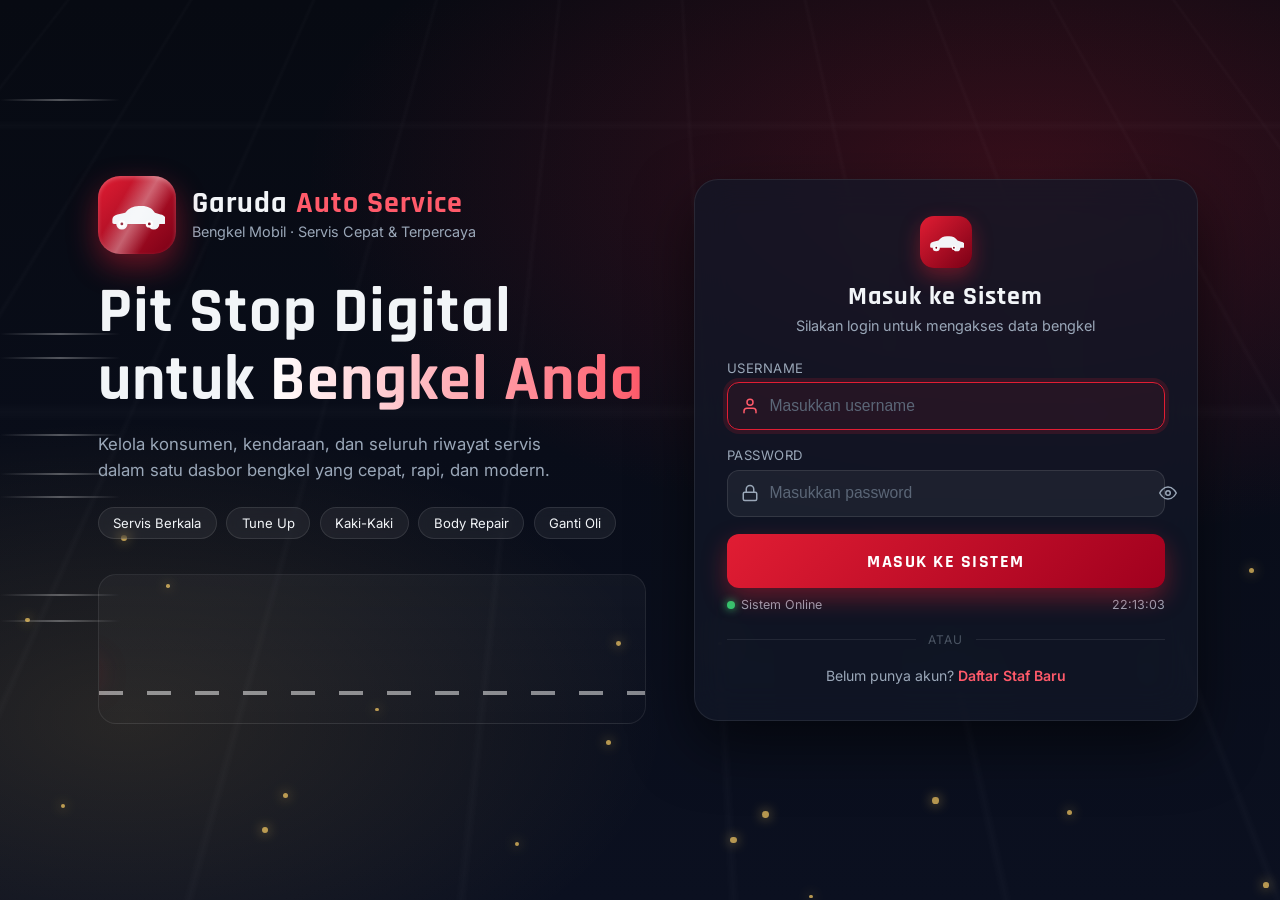
<file: web/login.html>
<!DOCTYPE html>
<html lang="id">
<head>
    <meta charset="UTF-8">
    <meta name="viewport" content="width=device-width, initial-scale=1.0">
    <meta name="theme-color" content="#0b0f19">
    <title>Login - Garuda Auto Service</title>
    <link rel="icon" type="image/svg+xml" href="/favicon.svg?v=4">
    <link rel="preconnect" href="https://fonts.googleapis.com">
    <link rel="preconnect" href="https://fonts.gstatic.com" crossorigin>
    <link href="https://fonts.googleapis.com/css2?family=Rajdhani:wght@500;600;700&family=Inter:wght@400;500;600&display=swap" rel="stylesheet">
    <style>
        :root {
            --bg: #070a12;
            --panel: #0e1424;
            --card: rgba(18, 24, 40, 0.72);
            --card-border: rgba(255, 255, 255, 0.08);
            --primary: #e11d33;
            --primary-2: #ff5a6a;
            --accent: #ffd166;
            --text: #f2f5f8;
            --muted: #9aa7b8;
            --danger: #ff4d6d;
            --success: #2ecc71;
            --radius: 18px;
            --shadow: 0 24px 60px rgba(0, 0, 0, 0.55);
        }

        * { box-sizing: border-box; }

        html, body {
            margin: 0;
            padding: 0;
            height: 100%;
            font-family: "Inter", system-ui, -apple-system, Segoe UI, Roboto, sans-serif;
            color: var(--text);
            background: var(--bg);
            overflow: hidden;
        }

        body {
            position: relative;
            display: flex;
            align-items: stretch;
            justify-content: center;
        }

        /* ===== Animated background ===== */
        .bg {
            position: fixed;
            inset: 0;
            z-index: 0;
            overflow: hidden;
            background:
                radial-gradient(1200px 600px at 80% 20%, rgba(225, 29, 51, 0.22), transparent 60%),
                radial-gradient(900px 500px at 10% 80%, rgba(255, 209, 102, 0.12), transparent 60%),
                linear-gradient(180deg, #070a12 0%, #0b1020 100%);
        }

        .bg-grid {
            position: absolute;
            inset: -50%;
            background-image:
                linear-gradient(rgba(255,255,255,0.04) 1px, transparent 1px),
                linear-gradient(90deg, rgba(255,255,255,0.04) 1px, transparent 1px);
            background-size: 48px 48px;
            transform: perspective(500px) rotateX(60deg);
            transform-origin: center top;
            animation: gridMove 6s linear infinite;
            opacity: 0.35;
        }

        @keyframes gridMove {
            from { background-position: 0 0, 0 0; }
            to { background-position: 0 48px, 48px 0; }
        }

        /* speed lines */
        .speed-lines {
            position: absolute;
            inset: 0;
            pointer-events: none;
        }
        .speed-lines span {
            position: absolute;
            height: 2px;
            width: 120px;
            background: linear-gradient(90deg, transparent, rgba(255,255,255,0.5), transparent);
            animation: speedLine 1.8s linear infinite;
            opacity: 0.6;
        }
        @keyframes speedLine {
            from { transform: translateX(-200px); opacity: 0; }
            20% { opacity: 0.8; }
            to { transform: translateX(120vw); opacity: 0; }
        }

        /* floating particles */
        .particles {
            position: absolute;
            inset: 0;
            pointer-events: none;
        }
        .particles i {
            position: absolute;
            width: 6px;
            height: 6px;
            border-radius: 50%;
            background: var(--accent);
            box-shadow: 0 0 12px var(--accent);
            animation: floatUp 6s ease-in-out infinite;
            opacity: 0.7;
        }
        @keyframes floatUp {
            0% { transform: translateY(20px); opacity: 0; }
            20% { opacity: 0.8; }
            80% { opacity: 0.8; }
            100% { transform: translateY(-120px); opacity: 0; }
        }

        /* ===== Layout ===== */
        .wrap {
            position: relative;
            z-index: 1;
            width: 100%;
            max-width: 1180px;
            margin: auto;
            padding: 2rem;
            display: grid;
            grid-template-columns: 1.15fr 1fr;
            gap: 2rem;
            align-items: center;
        }

        @media (max-width: 900px) {
            html, body { overflow: auto; }
            .wrap { grid-template-columns: 1fr; padding: 1.2rem; }
            .showcase { display: none; }
        }

        /* ===== Showcase (left) ===== */
        .showcase {
            position: relative;
            padding: 2rem 1rem;
            animation: slideInLeft 0.9s cubic-bezier(.2,.8,.2,1) both;
        }
        @keyframes slideInLeft {
            from { opacity: 0; transform: translateX(-40px); }
            to { opacity: 1; transform: translateX(0); }
        }

        .brand-row {
            display: flex;
            align-items: center;
            gap: 1rem;
            margin-bottom: 1.6rem;
        }
        .logo-badge {
            width: 78px;
            height: 78px;
            border-radius: 22px;
            background: linear-gradient(135deg, var(--primary), #7a0016);
            display: grid;
            place-items: center;
            box-shadow: 0 12px 30px rgba(225,29,51,0.45), inset 0 2px 4px rgba(255,255,255,0.25);
            position: relative;
            overflow: hidden;
        }
        .logo-badge::after {
            content: "";
            position: absolute;
            inset: 0;
            background: linear-gradient(120deg, transparent 30%, rgba(255,255,255,0.35) 50%, transparent 70%);
            animation: shine 3.2s ease-in-out infinite;
        }
        @keyframes shine {
            0% { transform: translateX(-120%); }
            60%, 100% { transform: translateX(120%); }
        }
        .logo-badge svg { width: 56px; height: 56px; }

        .brand-text h2 {
            font-family: "Rajdhani", sans-serif;
            font-size: 1.9rem;
            margin: 0;
            letter-spacing: 1px;
            line-height: 1;
        }
        .brand-text h2 em {
            color: var(--primary-2);
            font-style: normal;
        }
        .brand-text p {
            margin: 4px 0 0;
            color: var(--muted);
            font-size: 0.9rem;
        }

        .showcase h1 {
            font-family: "Rajdhani", sans-serif;
            font-size: clamp(2.6rem, 5vw, 4rem);
            line-height: 1.05;
            margin: 1.2rem 0 0.8rem;
            letter-spacing: 1px;
        }
        .showcase h1 span {
            background: linear-gradient(90deg, #fff, var(--primary-2));
            -webkit-background-clip: text;
            background-clip: text;
            color: transparent;
        }
        .showcase .lead {
            color: var(--muted);
            font-size: 1.05rem;
            max-width: 480px;
            line-height: 1.6;
        }

        .chips {
            display: flex;
            flex-wrap: wrap;
            gap: 0.6rem;
            margin-top: 1.4rem;
        }
        .chip {
            padding: 0.45rem 0.9rem;
            border-radius: 999px;
            background: rgba(255,255,255,0.06);
            border: 1px solid rgba(255,255,255,0.1);
            font-size: 0.82rem;
            color: var(--text);
            backdrop-filter: blur(6px);
        }

        /* animated car stage */
        .stage {
            margin-top: 2.2rem;
            position: relative;
            height: 150px;
            border-radius: var(--radius);
            background: linear-gradient(180deg, rgba(255,255,255,0.04), rgba(255,255,255,0.01));
            border: 1px solid rgba(255,255,255,0.08);
            overflow: hidden;
        }
        .road {
            position: absolute;
            bottom: 28px;
            left: 0;
            right: 0;
            height: 4px;
            background: repeating-linear-gradient(90deg, rgba(255,255,255,0.5) 0 24px, transparent 24px 48px);
            animation: roadMove 0.9s linear infinite;
        }
        @keyframes roadMove {
            from { background-position: 0 0; }
            to { background-position: 48px 0; }
        }
        .stage-car {
            position: absolute;
            bottom: 34px;
            left: -180px;
            width: 180px;
            animation: drive 5s linear infinite;
            filter: drop-shadow(0 8px 16px rgba(225,29,51,0.4));
        }
        @keyframes drive {
            0% { transform: translateX(-200px); }
            100% { transform: translateX(calc(100% + 220px)); }
        }
        .stage-car .wheel {
            transform-origin: center;
            animation: spin 0.6s linear infinite;
        }
        @keyframes spin {
            to { transform: rotate(360deg); }
        }
        .headlight {
            animation: glow 1.2s ease-in-out infinite alternate;
        }
        @keyframes glow {
            from { opacity: 0.6; }
            to { opacity: 1; }
        }

        /* ===== Card (right) ===== */
        .card {
            background: var(--card);
            border: 1px solid var(--card-border);
            border-radius: 24px;
            padding: 2.2rem 2rem;
            box-shadow: var(--shadow);
            backdrop-filter: blur(18px);
            -webkit-backdrop-filter: blur(18px);
            animation: slideInRight 0.9s cubic-bezier(.2,.8,.2,1) 0.15s both;
            position: relative;
            overflow: hidden;
        }
        @keyframes slideInRight {
            from { opacity: 0; transform: translateX(40px); }
            to { opacity: 1; transform: translateX(0); }
        }
        .card::before {
            content: "";
            position: absolute;
            top: -60%;
            right: -40%;
            width: 260px;
            height: 260px;
            background: radial-gradient(circle, rgba(225,29,51,0.25), transparent 70%);
            animation: pulse 4s ease-in-out infinite;
        }
        @keyframes pulse {
            0%, 100% { transform: scale(1); opacity: 0.6; }
            50% { transform: scale(1.2); opacity: 1; }
        }

        .card-header {
            text-align: center;
            margin-bottom: 1.6rem;
            position: relative;
        }
        .card-header .mini-logo {
            width: 52px;
            height: 52px;
            margin: 0 auto 0.8rem;
            border-radius: 14px;
            background: linear-gradient(135deg, var(--primary), #7a0016);
            display: grid;
            place-items: center;
            box-shadow: 0 8px 20px rgba(225,29,51,0.4);
        }
        .card-header .mini-logo svg { width: 36px; height: 36px; }
        .card-header h3 {
            font-family: "Rajdhani", sans-serif;
            font-size: 1.6rem;
            margin: 0;
            letter-spacing: 1px;
        }
        .card-header p {
            margin: 4px 0 0;
            color: var(--muted);
            font-size: 0.9rem;
        }

        .form-group {
            margin-bottom: 1.1rem;
            position: relative;
        }
        .form-group label {
            display: block;
            font-size: 0.82rem;
            color: var(--muted);
            margin-bottom: 0.4rem;
            letter-spacing: 0.5px;
            text-transform: uppercase;
        }
        .input-wrap {
            position: relative;
        }
        .input-wrap svg {
            position: absolute;
            left: 14px;
            top: 50%;
            transform: translateY(-50%);
            width: 18px;
            height: 18px;
            color: var(--muted);
            pointer-events: none;
            transition: color 0.2s;
        }
        .form-control {
            width: 100%;
            padding: 0.85rem 1rem 0.85rem 2.6rem;
            background: rgba(255,255,255,0.05);
            border: 1px solid rgba(255,255,255,0.1);
            border-radius: 12px;
            color: var(--text);
            font-size: 0.98rem;
            outline: none;
            transition: border-color 0.2s, background 0.2s, box-shadow 0.2s;
        }
        .form-control::placeholder { color: #5b6677; }
        .form-control:focus {
            border-color: var(--primary);
            background: rgba(225,29,51,0.08);
            box-shadow: 0 0 0 4px rgba(225,29,51,0.15);
        }
        .form-control:focus + svg,
        .input-wrap:focus-within svg { color: var(--primary-2); }

        .toggle-pass {
            position: absolute;
            right: 12px;
            top: 50%;
            transform: translateY(-50%);
            background: none;
            border: none;
            color: var(--muted);
            cursor: pointer;
            padding: 4px;
        }
        .toggle-pass:hover { color: var(--text); }

        .btn {
            width: 100%;
            padding: 0.95rem 1rem;
            border: none;
            border-radius: 12px;
            font-family: "Rajdhani", sans-serif;
            font-size: 1.15rem;
            font-weight: 700;
            letter-spacing: 1.5px;
            cursor: pointer;
            position: relative;
            overflow: hidden;
            transition: transform 0.15s, box-shadow 0.2s;
        }
        .btn-primary {
            background: linear-gradient(135deg, var(--primary), #a0001e);
            color: #fff;
            box-shadow: 0 10px 24px rgba(225,29,51,0.4);
        }
        .btn-primary:hover {
            transform: translateY(-2px);
            box-shadow: 0 14px 30px rgba(225,29,51,0.55);
        }
        .btn-primary:active { transform: translateY(0); }
        .btn-primary::after {
            content: "";
            position: absolute;
            top: 0;
            left: -100%;
            width: 60%;
            height: 100%;
            background: linear-gradient(90deg, transparent, rgba(255,255,255,0.35), transparent);
            animation: btnShine 2.6s ease-in-out infinite;
        }
        @keyframes btnShine {
            0% { left: -100%; }
            50%, 100% { left: 120%; }
        }
        .btn:disabled {
            opacity: 0.6;
            cursor: not-allowed;
            transform: none;
        }

        .alert {
            display: none;
            padding: 0.75rem 0.9rem;
            border-radius: 10px;
            font-size: 0.88rem;
            margin-bottom: 1rem;
            border: 1px solid transparent;
            animation: shake 0.4s ease;
        }
        @keyframes shake {
            0%, 100% { transform: translateX(0); }
            25% { transform: translateX(-6px); }
            75% { transform: translateX(6px); }
        }
        .alert-danger {
            background: rgba(255, 77, 109, 0.12);
            border-color: rgba(255, 77, 109, 0.4);
            color: #ffb3c1;
        }
        .alert-success {
            background: rgba(46, 204, 113, 0.12);
            border-color: rgba(46, 204, 113, 0.4);
            color: #b7f0ce;
        }

        .card-footer {
            text-align: center;
            margin-top: 1.3rem;
            font-size: 0.88rem;
            color: var(--muted);
        }
        .card-footer a {
            color: var(--primary-2);
            text-decoration: none;
            font-weight: 600;
        }
        .card-footer a:hover { text-decoration: underline; }

        .divider {
            display: flex;
            align-items: center;
            gap: 0.8rem;
            margin: 1.2rem 0;
            color: #4b5563;
            font-size: 0.75rem;
            text-transform: uppercase;
            letter-spacing: 1px;
        }
        .divider::before, .divider::after {
            content: "";
            flex: 1;
            height: 1px;
            background: rgba(255,255,255,0.08);
        }

        .status-row {
            display: flex;
            justify-content: space-between;
            margin-top: 0.6rem;
            font-size: 0.78rem;
            color: var(--muted);
        }
        .status-dot {
            display: inline-block;
            width: 8px;
            height: 8px;
            border-radius: 50%;
            background: var(--success);
            margin-right: 6px;
            box-shadow: 0 0 8px var(--success);
            animation: blink 1.6s ease-in-out infinite;
        }
        @keyframes blink {
            0%, 100% { opacity: 1; }
            50% { opacity: 0.4; }
        }

        /* loading spinner */
        .spinner {
            display: none;
            width: 20px;
            height: 20px;
            border: 2px solid rgba(255,255,255,0.3);
            border-top-color: #fff;
            border-radius: 50%;
            animation: spin 0.7s linear infinite;
            margin: 0 auto;
        }

        /* reduce motion */
        @media (prefers-reduced-motion: reduce) {
            * { animation: none !important; transition: none !important; }
        }
    </style>
</head>
<body>
    <div class="bg">
        <div class="bg-grid"></div>
        <div class="speed-lines" id="speedLines"></div>
        <div class="particles" id="particles"></div>
    </div>

    <div class="wrap">
        <!-- Showcase -->
        <section class="showcase">
            <div class="brand-row">
                <div class="logo-badge" aria-hidden="true">
                    <svg viewBox="0 0 100 48">
                        <path d="M6 32c0-5 4-8 9-9l14-3c6-8 14-12 24-12h6c10 0 18 4 23 12l10 3c6 1 9 4 9 9v5c0 2-1 3-3 3h-8a10 10 0 0 1-20 0H33a10 10 0 0 1-20 0h-4c-2 0-3-1-3-3z" fill="currentColor"/>
                        <circle cx="23" cy="40" r="6.5" fill="#fff"/>
                        <circle cx="23" cy="40" r="2.5" fill="#7a0016"/>
                        <circle cx="72" cy="40" r="6.5" fill="#fff"/>
                        <circle cx="72" cy="40" r="2.5" fill="#7a0016"/>
                    </svg>
                </div>
                <div class="brand-text">
                    <h2>Garuda <em>Auto Service</em></h2>
                    <p>Bengkel Mobil &middot; Servis Cepat &amp; Terpercaya</p>
                </div>
            </div>

            <h1>Pit Stop Digital untuk <span>Bengkel Anda</span></h1>
            <p class="lead">Kelola konsumen, kendaraan, dan seluruh riwayat servis dalam satu dasbor bengkel yang cepat, rapi, dan modern.</p>

            <div class="chips">
                <span class="chip">Servis Berkala</span>
                <span class="chip">Tune Up</span>
                <span class="chip">Kaki-Kaki</span>
                <span class="chip">Body Repair</span>
                <span class="chip">Ganti Oli</span>
            </div>

            <div class="stage" aria-hidden="true">
                <div class="road"></div>
                <svg class="stage-car" viewBox="0 0 520 200">
                    <defs>
                        <linearGradient id="carBody" x1="0" y1="0" x2="0.2" y2="1">
                            <stop offset="0" stop-color="#ff6b78"/>
                            <stop offset="0.45" stop-color="#e11d33"/>
                            <stop offset="1" stop-color="#7a0016"/>
                        </linearGradient>
                        <linearGradient id="carGlass" x1="0" y1="0" x2="0" y2="1">
                            <stop offset="0" stop-color="#a8bccf" stop-opacity="0.9"/>
                            <stop offset="1" stop-color="#11161d"/>
                        </linearGradient>
                        <linearGradient id="carRim" x1="0" y1="0" x2="1" y2="1">
                            <stop offset="0" stop-color="#f2f5f8"/>
                            <stop offset="1" stop-color="#8b949e"/>
                        </linearGradient>
                    </defs>
                    <ellipse cx="272" cy="176" rx="202" ry="12" fill="#1a0d10" opacity="0.3"/>
                    <path d="M50 140 C48 126 58 116 80 112 L136 104 C154 80 184 64 222 61 L306 60 C348 61 380 74 404 96 L434 104 L474 109 C497 113 508 124 509 138 C510 148 504 152 494 152 L92 152 C64 152 50 148 50 140 Z" fill="url(#carBody)"/>
                    <path d="M154 102 C170 83 194 72 224 69 L270 68 L270 102 Z" fill="url(#carGlass)"/>
                    <path d="M282 68 L300 68 C330 69 356 80 376 98 L376 102 L282 102 Z" fill="url(#carGlass)"/>
                    <path d="M470 116 L496 122 L497 131 L474 128 Z" fill="#fff3c4" class="headlight"/>
                    <circle cx="508" cy="128" r="18" fill="#ffd166" opacity="0.25" class="headlight"/>
                    <path d="M64 124 L88 124 L86 136 L66 134 Z" fill="#ff2d44"/>
                    <path d="M96 152 A38 38 0 0 1 172 152 Z" fill="#12070a"/>
                    <path d="M306 152 A38 38 0 0 1 382 152 Z" fill="#12070a"/>
                    <g class="wheel">
                        <circle cx="134" cy="142" r="30" fill="#0b0608"/>
                        <circle cx="134" cy="142" r="17" fill="url(#carRim)"/>
                        <g stroke="#3d444b" stroke-width="3" stroke-linecap="round">
                            <line x1="134" y1="129" x2="134" y2="155"/>
                            <line x1="121" y1="142" x2="147" y2="142"/>
                            <line x1="125" y1="133" x2="143" y2="151"/>
                            <line x1="143" y1="133" x2="125" y2="151"/>
                        </g>
                        <circle cx="134" cy="142" r="5" fill="#c1121f"/>
                    </g>
                    <g class="wheel">
                        <circle cx="344" cy="142" r="30" fill="#0b0608"/>
                        <circle cx="344" cy="142" r="17" fill="url(#carRim)"/>
                        <g stroke="#3d444b" stroke-width="3" stroke-linecap="round">
                            <line x1="344" y1="129" x2="344" y2="155"/>
                            <line x1="331" y1="142" x2="357" y2="142"/>
                            <line x1="335" y1="133" x2="353" y2="151"/>
                            <line x1="353" y1="133" x2="335" y2="151"/>
                        </g>
                        <circle cx="344" cy="142" r="5" fill="#c1121f"/>
                    </g>
                    <circle cx="250" cy="124" r="13" fill="#fff" opacity="0.92"/>
                    <text x="250" y="129" text-anchor="middle" font-size="13" font-weight="700" fill="#9d0208" font-family="Arial, sans-serif">01</text>
                </svg>
            </div>
        </section>

        <!-- Card -->
        <section class="card">
            <div class="card-header">
                <div class="mini-logo" aria-hidden="true">
                    <svg viewBox="0 0 100 48">
                        <path d="M6 32c0-5 4-8 9-9l14-3c6-8 14-12 24-12h6c10 0 18 4 23 12l10 3c6 1 9 4 9 9v5c0 2-1 3-3 3h-8a10 10 0 0 1-20 0H33a10 10 0 0 1-20 0h-4c-2 0-3-1-3-3z" fill="currentColor"/>
                        <circle cx="23" cy="40" r="6.5" fill="#fff"/>
                        <circle cx="23" cy="40" r="2.5" fill="#7a0016"/>
                        <circle cx="72" cy="40" r="6.5" fill="#fff"/>
                        <circle cx="72" cy="40" r="2.5" fill="#7a0016"/>
                    </svg>
                </div>
                <h3>Masuk ke Sistem</h3>
                <p>Silakan login untuk mengakses data bengkel</p>
            </div>

            <div id="alertBox" class="alert"></div>

            <form id="loginForm" autocomplete="on">
                <div class="form-group">
                    <label for="username">Username</label>
                    <div class="input-wrap">
                        <input type="text" id="username" class="form-control" placeholder="Masukkan username" required autofocus>
                        <svg viewBox="0 0 24 24" fill="none" stroke="currentColor" stroke-width="2" stroke-linecap="round" stroke-linejoin="round"><path d="M20 21v-2a4 4 0 0 0-4-4H8a4 4 0 0 0-4 4v2"/><circle cx="12" cy="7" r="4"/></svg>
                    </div>
                </div>
                <div class="form-group">
                    <label for="password">Password</label>
                    <div class="input-wrap">
                        <input type="password" id="password" class="form-control" placeholder="Masukkan password" required>
                        <svg viewBox="0 0 24 24" fill="none" stroke="currentColor" stroke-width="2" stroke-linecap="round" stroke-linejoin="round"><rect x="3" y="11" width="18" height="11" rx="2" ry="2"/><path d="M7 11V7a5 5 0 0 1 10 0v4"/></svg>
                        <button type="button" class="toggle-pass" id="togglePass" aria-label="Tampilkan password">
                            <svg viewBox="0 0 24 24" width="18" height="18" fill="none" stroke="currentColor" stroke-width="2" stroke-linecap="round" stroke-linejoin="round"><path d="M1 12s4-8 11-8 11 8 11 8-4 8-11 8-11-8-11-8z"/><circle cx="12" cy="12" r="3"/></svg>
                        </button>
                    </div>
                </div>

                <button type="submit" class="btn btn-primary btn-block" id="btnLogin">
                    <span id="btnText">MASUK KE SISTEM</span>
                    <span class="spinner" id="btnSpinner"></span>
                </button>

                <div class="status-row">
                    <span><span class="status-dot"></span>Sistem Online</span>
                    <span id="clock"></span>
                </div>
            </form>

            <div class="divider">atau</div>

            <div class="card-footer">
                Belum punya akun? <a href="/register">Daftar Staf Baru</a>
            </div>
        </section>
    </div>

    <script>
        // Redirect if already logged in
        (function redirectIfLoggedIn() {
            try {
                if (localStorage.getItem('gas_token')) {
                    window.location.href = '/';
                }
            } catch (e) {}
        })();

        // Clock
        function updateClock() {
            var now = new Date();
            var h = String(now.getHours()).padStart(2, '0');
            var m = String(now.getMinutes()).padStart(2, '0');
            var s = String(now.getSeconds()).padStart(2, '0');
            var el = document.getElementById('clock');
            if (el) el.textContent = h + ':' + m + ':' + s;
        }
        setInterval(updateClock, 1000);
        updateClock();

        // Particles & speed lines (auto-run)
        (function spawnDecor() {
            var sl = document.getElementById('speedLines');
            for (var i = 0; i < 8; i++) {
                var span = document.createElement('span');
                span.style.top = (10 + Math.random() * 70) + '%';
                span.style.animationDelay = (Math.random() * 1.8) + 's';
                span.style.animationDuration = (1.4 + Math.random() * 1.2) + 's';
                sl.appendChild(span);
            }
            var pt = document.getElementById('particles');
            for (var j = 0; j < 18; j++) {
                var p = document.createElement('i');
                p.style.left = (Math.random() * 100) + '%';
                p.style.bottom = (Math.random() * 40) + '%';
                p.style.animationDelay = (Math.random() * 6) + 's';
                p.style.animationDuration = (4 + Math.random() * 4) + 's';
                p.style.width = (3 + Math.random() * 4) + 'px';
                p.style.height = p.style.width;
                pt.appendChild(p);
            }
        })();

        // Toggle password
        (function () {
            var btn = document.getElementById('togglePass');
            var input = document.getElementById('password');
            if (btn && input) {
                btn.addEventListener('click', function () {
                    if (input.type === 'password') {
                        input.type = 'text';
                    } else {
                        input.type = 'password';
                    }
                });
            }
        })();

        // Login submit
        (function () {
            var form = document.getElementById('loginForm');
            var alertBox = document.getElementById('alertBox');
            var btn = document.getElementById('btnLogin');
            var btnText = document.getElementById('btnText');
            var spinner = document.getElementById('btnSpinner');

            form.addEventListener('submit', async function (e) {
                e.preventDefault();
                alertBox.style.display = 'none';

                var username = document.getElementById('username').value.trim();
                var password = document.getElementById('password').value;

                btn.disabled = true;
                btnText.style.display = 'none';
                spinner.style.display = 'block';

                try {
                    var res = await fetch('/api/auth/login', {
                        method: 'POST',
                        headers: { 'Content-Type': 'application/json' },
                        body: JSON.stringify({ username: username, password: password })
                    });

                    var data = await res.json();

                    if (!res.ok) {
                        alertBox.className = 'alert alert-danger';
                        alertBox.textContent = data.error || 'Login gagal, periksa kembali kredensial Anda.';
                        alertBox.style.display = 'block';
                        return;
                    }

                    localStorage.setItem('gas_token', data.token);
                    localStorage.setItem('gas_user', data.username);

                    alertBox.className = 'alert alert-success';
                    alertBox.textContent = 'Login berhasil. Mengarahkan...';
                    alertBox.style.display = 'block';

                    setTimeout(function () {
                        window.location.href = '/';
                    }, 600);
                } catch (err) {
                    alertBox.className = 'alert alert-danger';
                    alertBox.textContent = 'Terjadi kesalahan jaringan atau server.';
                    alertBox.style.display = 'block';
                } finally {
                    btn.disabled = false;
                    btnText.style.display = '';
                    spinner.style.display = 'none';
                }
            });
        })();
    </script>
</body>
</html>
</file>
